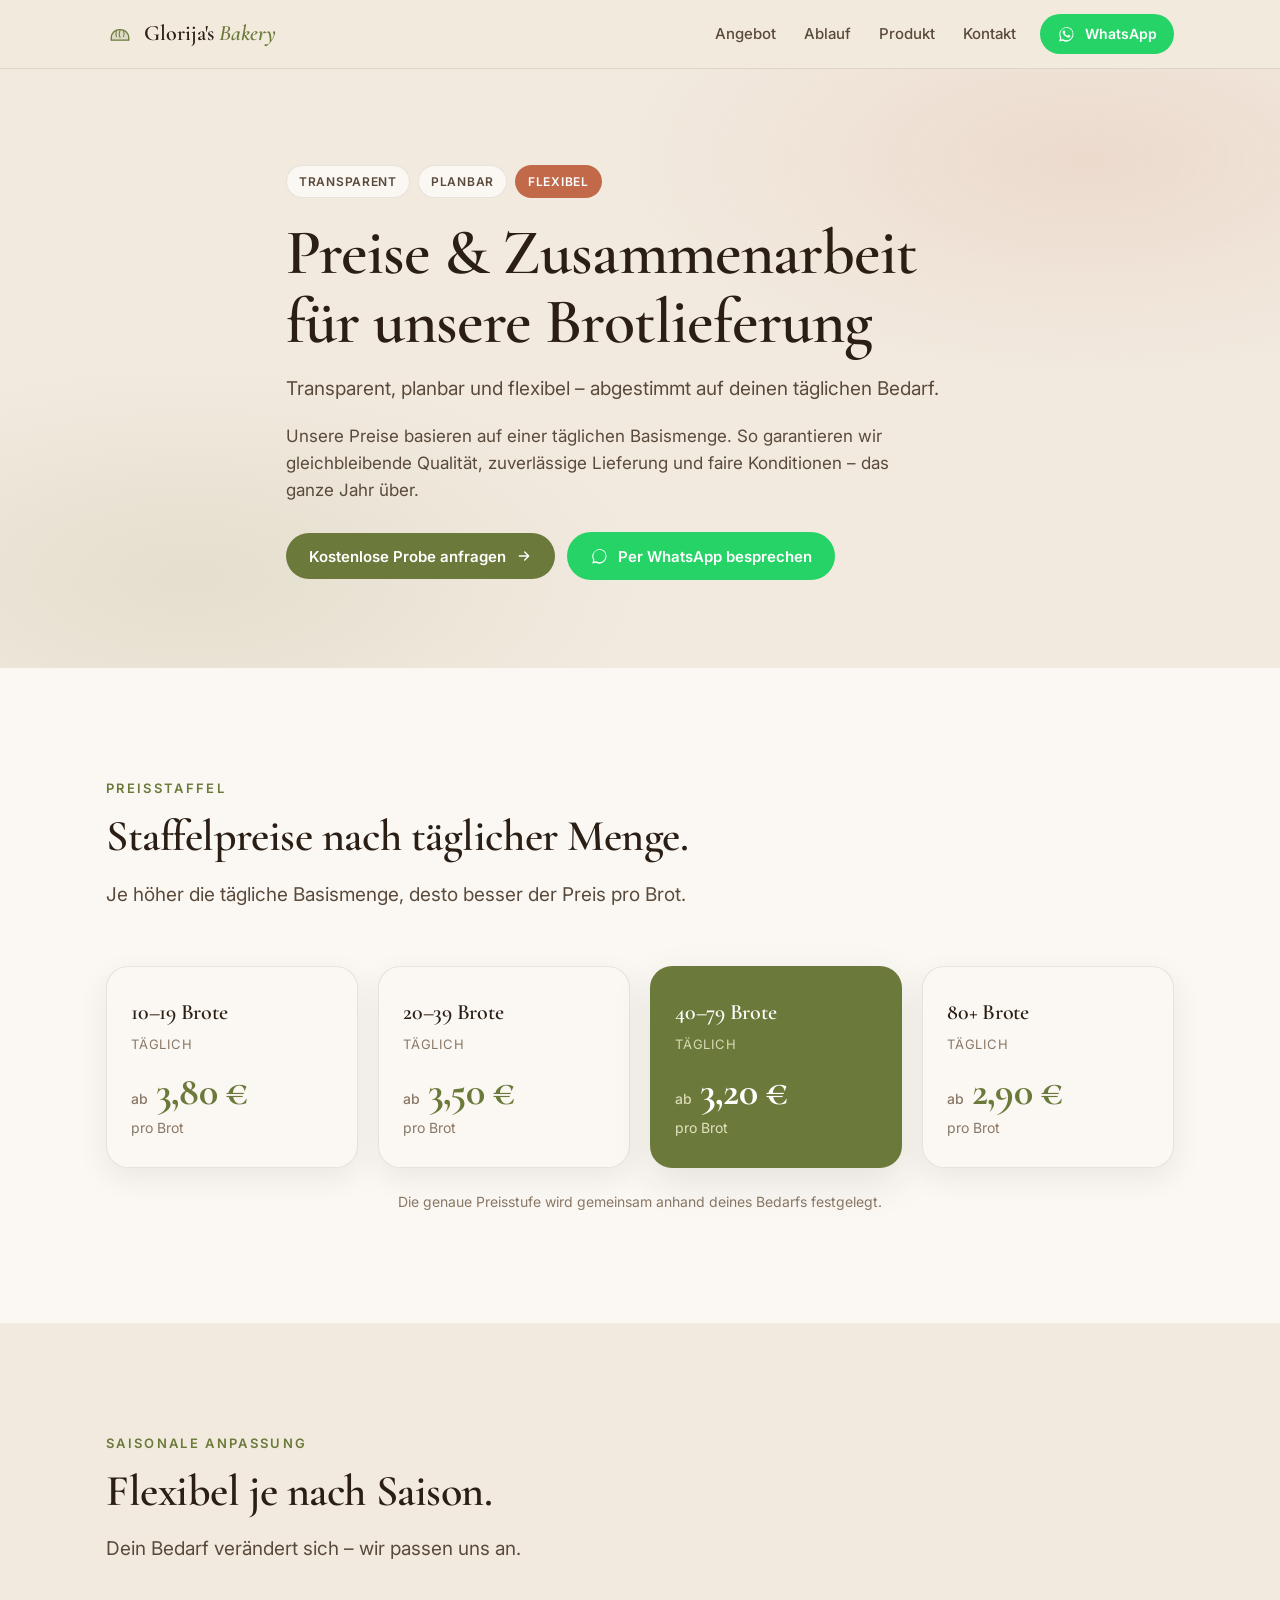
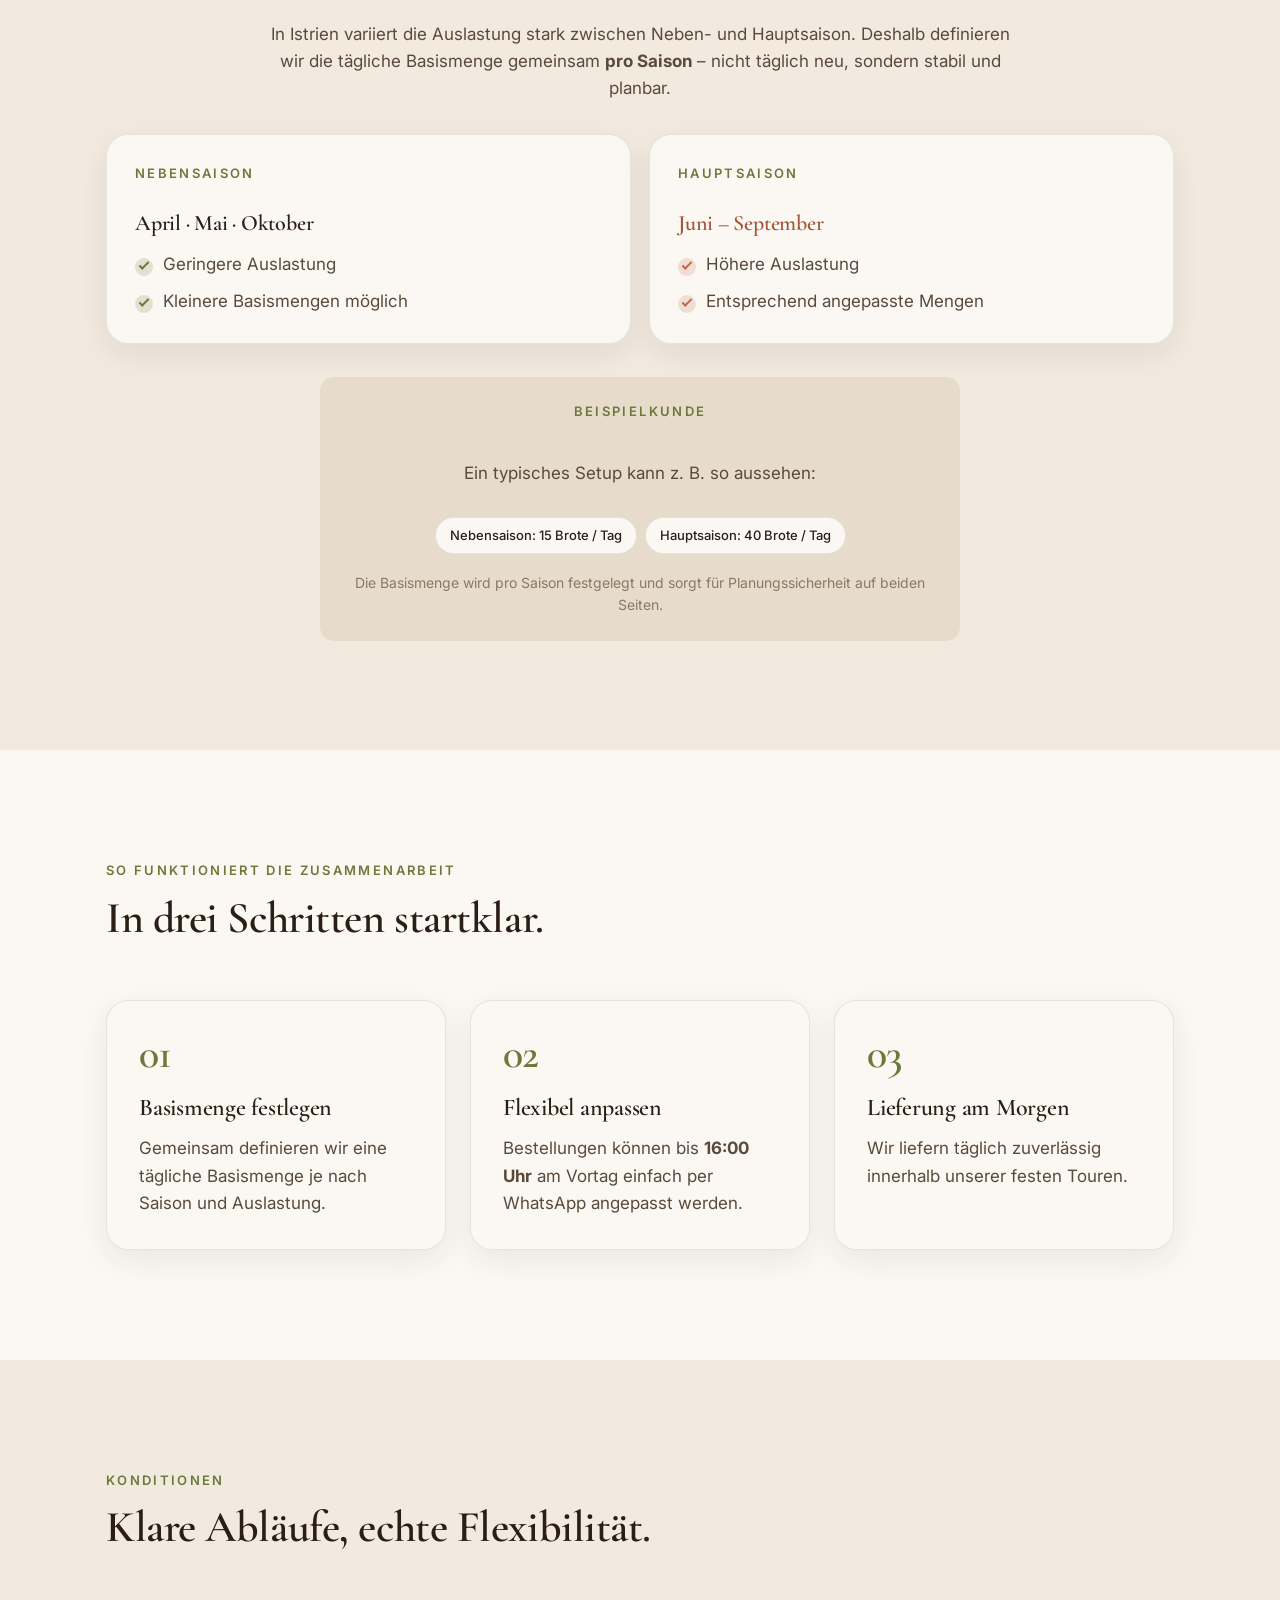
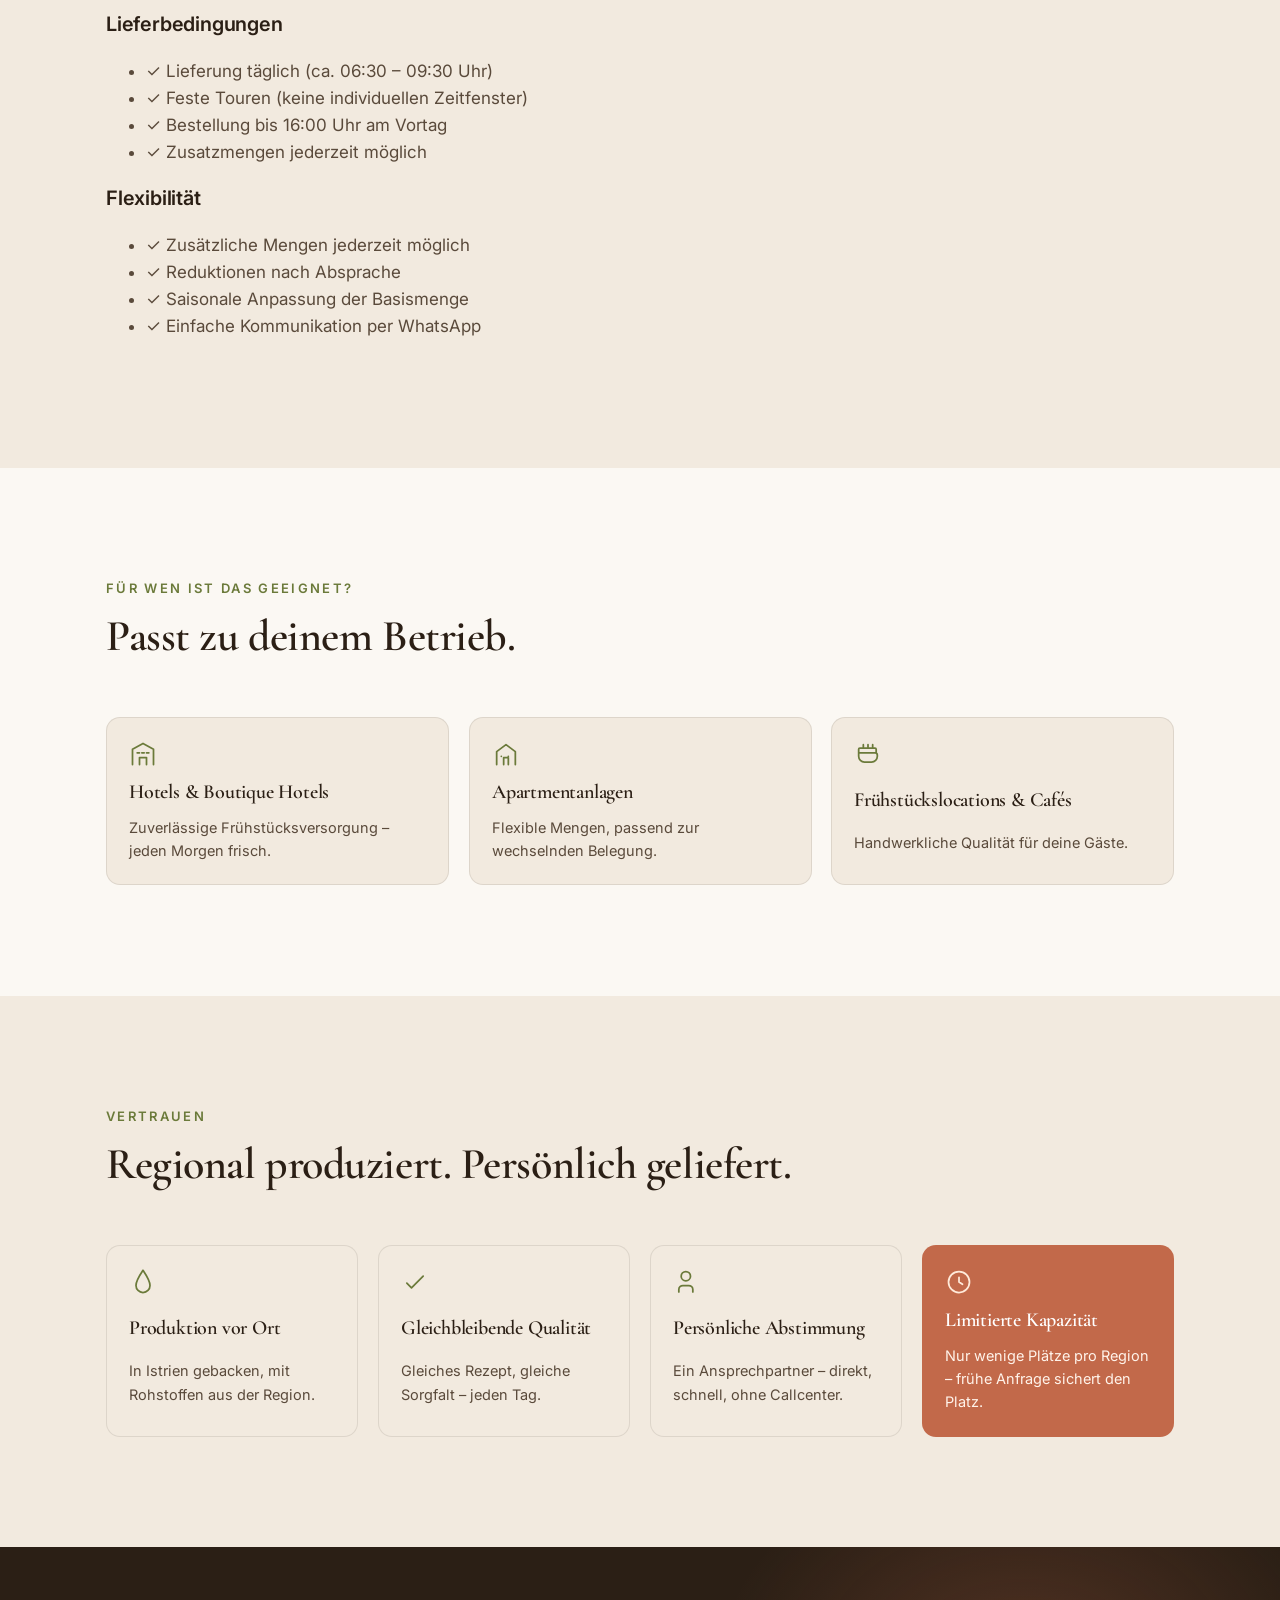
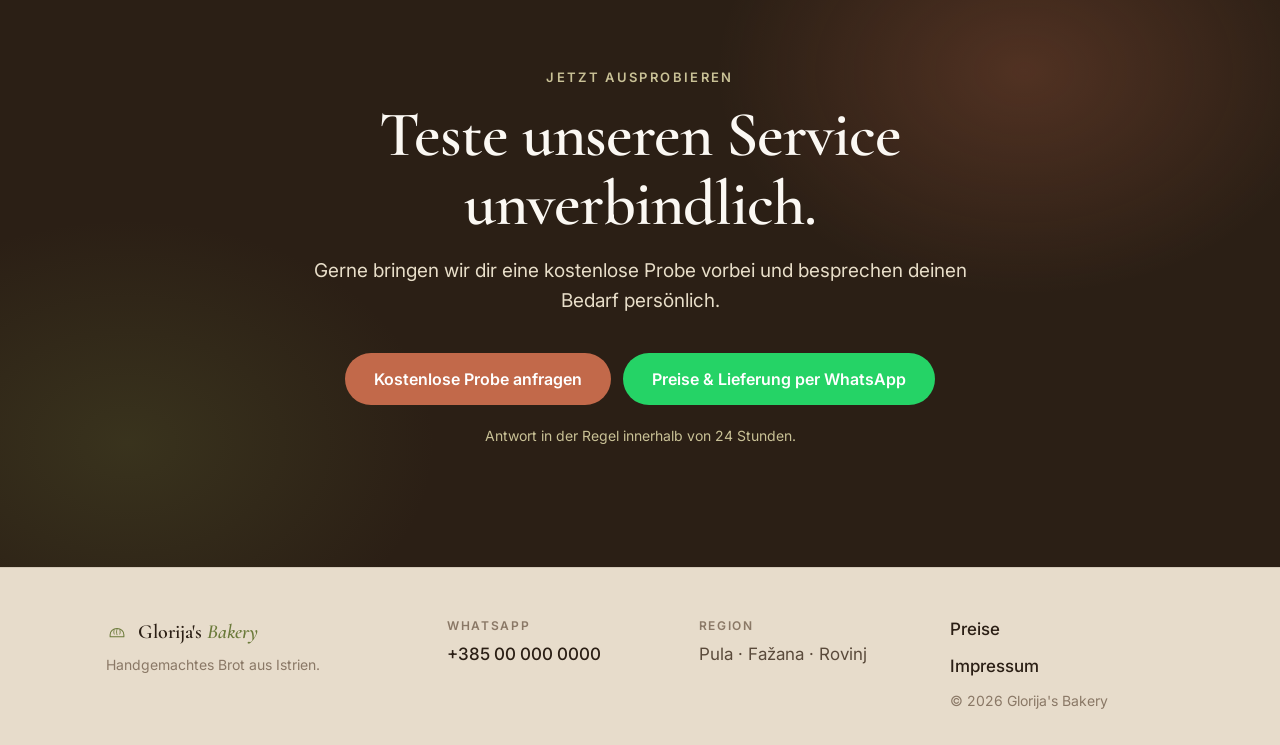
<file: preise.html>
<!doctype html>
<html lang="de">
<head>
  <meta charset="utf-8" />
  <meta name="viewport" content="width=device-width, initial-scale=1, viewport-fit=cover" />
  <meta name="theme-color" content="#F2EADF" />
  <title>Preise & Zusammenarbeit – Glorija's Bakery</title>
  <meta name="description" content="Staffelpreise für unsere tägliche Brotlieferung. Transparent, planbar, flexibel – abgestimmt auf deinen Bedarf in Neben- und Hauptsaison." />

  <meta property="og:title" content="Preise & Zusammenarbeit – Glorija's Bakery" />
  <meta property="og:description" content="Staffelpreise nach täglicher Menge. Saisonal anpassbar, feste Touren, einfach per WhatsApp." />
  <meta property="og:type" content="website" />
  <meta property="og:locale" content="de_DE" />

  <link rel="icon" href="assets/favicon.svg" type="image/svg+xml" />

  <link rel="preconnect" href="https://fonts.googleapis.com" />
  <link rel="preconnect" href="https://fonts.gstatic.com" crossorigin />
  <link rel="stylesheet" href="https://fonts.googleapis.com/css2?family=Cormorant+Garamond:wght@500;600;700&family=Inter:wght@400;500;600;700&display=swap" />

  <link rel="stylesheet" href="styles.css" />
</head>
<body>

  <a href="#hero" class="skip-link">Zum Inhalt springen</a>

  <header class="site-header" id="top">
    <div class="container header__inner">
      <a href="index.html" class="brand" aria-label="Glorija's Bakery Startseite">
        <svg class="brand__mark" width="28" height="28" viewBox="0 0 32 32" aria-hidden="true" focusable="false">
          <path d="M6 20c0-5 4-9 10-9s10 4 10 9v3H6v-3z" fill="currentColor" opacity=".15"/>
          <path d="M6 20c0-5 4-9 10-9s10 4 10 9v3H6v-3z" fill="none" stroke="currentColor" stroke-width="1.5" stroke-linejoin="round"/>
          <path d="M12 13c-1 2-1 4 0 6M16 12c-1 2-1 6 0 8M20 13c1 2 1 4 0 6" stroke="currentColor" stroke-width="1.2" stroke-linecap="round" fill="none"/>
        </svg>
        <span class="brand__name">Glorija's <em>Bakery</em></span>
      </a>

      <nav class="nav" aria-label="Hauptnavigation">
        <a href="index.html#zielgruppen">Angebot</a>
        <a href="index.html#ablauf">Ablauf</a>
        <a href="index.html#produkt">Produkt</a>
        <a href="index.html#kontakt">Kontakt</a>
      </nav>

      <a class="btn btn--whatsapp btn--compact header__cta" data-wa="b2b" href="#" aria-label="Auf WhatsApp schreiben">
        <svg width="18" height="18" viewBox="0 0 24 24" aria-hidden="true" focusable="false"><path fill="currentColor" d="M19.05 4.91A10 10 0 0 0 4.1 17.3L3 22l4.79-1.05a10 10 0 0 0 4.82 1.23h.01A10 10 0 0 0 22 12.18a9.94 9.94 0 0 0-2.95-7.27zM12.62 20.2h-.01a8.25 8.25 0 0 1-4.2-1.15l-.3-.18-2.84.62.62-2.77-.2-.31a8.26 8.26 0 1 1 6.93 3.8zm4.53-6.19c-.25-.12-1.47-.73-1.7-.81-.23-.08-.39-.12-.56.12-.17.25-.63.81-.78.97-.14.17-.29.19-.54.06a6.77 6.77 0 0 1-2-1.23 7.45 7.45 0 0 1-1.38-1.72c-.14-.25 0-.38.11-.5.11-.11.25-.29.37-.43.12-.14.17-.25.25-.41.08-.17.04-.31-.02-.43-.06-.12-.56-1.36-.77-1.87-.2-.49-.4-.42-.56-.43l-.48-.01a.92.92 0 0 0-.67.31 2.82 2.82 0 0 0-.88 2.09 4.9 4.9 0 0 0 1.02 2.6 11.2 11.2 0 0 0 4.27 3.77c.6.26 1.06.41 1.42.53.6.19 1.14.17 1.57.1.48-.07 1.47-.6 1.68-1.18.21-.58.21-1.08.15-1.18-.06-.11-.23-.17-.48-.29z"/></svg>
        <span>WhatsApp</span>
      </a>
    </div>
  </header>

  <main>

    <!-- HERO -->
    <section id="hero" class="hero">
      <div class="container hero__grid hero__grid--single">
        <div class="hero__copy">
          <div class="badges" aria-label="Merkmale">
            <span class="badge">Transparent</span>
            <span class="badge">Planbar</span>
            <span class="badge badge--accent">Flexibel</span>
          </div>
          <h1 class="display">Preise &amp; Zusammenarbeit für unsere Brotlieferung</h1>
          <p class="lead">Transparent, planbar und flexibel – abgestimmt auf deinen täglichen Bedarf.</p>

          <p class="body hero__intro">
            Unsere Preise basieren auf einer täglichen Basismenge. So garantieren wir gleichbleibende Qualität,
            zuverlässige Lieferung und faire Konditionen – das ganze Jahr über.
          </p>

          <div class="cta-row">
            <a class="btn btn--primary" href="#cta">
              Kostenlose Probe anfragen
              <svg width="16" height="16" viewBox="0 0 24 24" aria-hidden="true" focusable="false"><path fill="none" stroke="currentColor" stroke-width="2" stroke-linecap="round" stroke-linejoin="round" d="M5 12h14M13 6l6 6-6 6"/></svg>
            </a>
            <a class="btn btn--whatsapp" data-wa="b2b" href="#">
              <svg width="18" height="18" viewBox="0 0 24 24" aria-hidden="true" focusable="false"><path fill="currentColor" d="M19.05 4.91A10 10 0 0 0 4.1 17.3L3 22l4.79-1.05a10 10 0 0 0 4.82 1.23h.01A10 10 0 0 0 22 12.18a9.94 9.94 0 0 0-2.95-7.27zM12.62 20.2h-.01a8.25 8.25 0 0 1-4.2-1.15l-.3-.18-2.84.62.62-2.77-.2-.31a8.26 8.26 0 1 1 6.93 3.8z"/></svg>
              Per WhatsApp besprechen
            </a>
          </div>
        </div>
      </div>
    </section>

    <!-- PREISSTAFFEL -->
    <section id="preistaffel" class="section section--alt">
      <div class="container">
        <header class="section__head">
          <p class="eyebrow">Preisstaffel</p>
          <h2 class="heading">Staffelpreise nach täglicher Menge.</h2>
          <p class="lead">Je höher die tägliche Basismenge, desto besser der Preis pro Brot.</p>
        </header>

        <ul class="price-tiers" aria-label="Preisstaffel nach täglicher Basismenge">
          <li class="price-tier reveal">
            <p class="price-tier__range">10–19 Brote</p>
            <p class="price-tier__unit">täglich</p>
            <p class="price-tier__price"><span class="price-tier__prefix">ab</span>3,80&nbsp;€</p>
            <p class="price-tier__per">pro Brot</p>
          </li>
          <li class="price-tier reveal">
            <p class="price-tier__range">20–39 Brote</p>
            <p class="price-tier__unit">täglich</p>
            <p class="price-tier__price"><span class="price-tier__prefix">ab</span>3,50&nbsp;€</p>
            <p class="price-tier__per">pro Brot</p>
          </li>
          <li class="price-tier price-tier--featured reveal">
            <p class="price-tier__range">40–79 Brote</p>
            <p class="price-tier__unit">täglich</p>
            <p class="price-tier__price"><span class="price-tier__prefix">ab</span>3,20&nbsp;€</p>
            <p class="price-tier__per">pro Brot</p>
          </li>
          <li class="price-tier reveal">
            <p class="price-tier__range">80+ Brote</p>
            <p class="price-tier__unit">täglich</p>
            <p class="price-tier__price"><span class="price-tier__prefix">ab</span>2,90&nbsp;€</p>
            <p class="price-tier__per">pro Brot</p>
          </li>
        </ul>

        <p class="price-note muted small">Die genaue Preisstufe wird gemeinsam anhand deines Bedarfs festgelegt.</p>
      </div>
    </section>

    <!-- SAISONALE ANPASSUNG -->
    <section id="saison" class="section">
      <div class="container">
        <header class="section__head">
          <p class="eyebrow">Saisonale Anpassung</p>
          <h2 class="heading">Flexibel je nach Saison.</h2>
          <p class="lead">Dein Bedarf verändert sich – wir passen uns an.</p>
        </header>

        <div class="season-intro reveal">
          <p class="body">
            In Istrien variiert die Auslastung stark zwischen Neben- und Hauptsaison.
            Deshalb definieren wir die tägliche Basismenge gemeinsam <strong>pro Saison</strong> –
            nicht täglich neu, sondern stabil und planbar.
          </p>
        </div>

        <div class="season-cards">
          <article class="season-card reveal">
            <p class="eyebrow">Nebensaison</p>
            <h3>April · Mai · Oktober</h3>
            <ul class="ticks">
              <li>Geringere Auslastung</li>
              <li>Kleinere Basismengen möglich</li>
            </ul>
          </article>
          <article class="season-card season-card--peak reveal">
            <p class="eyebrow">Hauptsaison</p>
            <h3>Juni – September</h3>
            <ul class="ticks">
              <li>Höhere Auslastung</li>
              <li>Entsprechend angepasste Mengen</li>
            </ul>
          </article>
        </div>

        <div class="season-example reveal">
          <p class="eyebrow">Beispielkunde</p>
          <p class="body">Ein typisches Setup kann z.&nbsp;B. so aussehen:</p>
          <ul class="pills">
            <li>Nebensaison: 15 Brote / Tag</li>
            <li>Hauptsaison: 40 Brote / Tag</li>
          </ul>
          <p class="muted small">Die Basismenge wird pro Saison festgelegt und sorgt für Planungssicherheit auf beiden Seiten.</p>
        </div>
      </div>
    </section>

    <!-- ABLAUF -->
    <section id="ablauf" class="section section--alt">
      <div class="container">
        <header class="section__head">
          <p class="eyebrow">So funktioniert die Zusammenarbeit</p>
          <h2 class="heading">In drei Schritten startklar.</h2>
        </header>

        <ol class="steps">
          <li class="step reveal">
            <div class="step__num">01</div>
            <h3>Basismenge festlegen</h3>
            <p>Gemeinsam definieren wir eine tägliche Basismenge je nach Saison und Auslastung.</p>
          </li>
          <li class="step reveal">
            <div class="step__num">02</div>
            <h3>Flexibel anpassen</h3>
            <p>Bestellungen können bis <strong>16:00 Uhr</strong> am Vortag einfach per WhatsApp angepasst werden.</p>
          </li>
          <li class="step reveal">
            <div class="step__num">03</div>
            <h3>Lieferung am Morgen</h3>
            <p>Wir liefern täglich zuverlässig innerhalb unserer festen Touren.</p>
          </li>
        </ol>
      </div>
    </section>

    <!-- LIEFERBEDINGUNGEN + FLEXIBILITÄT -->
    <section id="konditionen" class="section">
      <div class="container">
        <header class="section__head">
          <p class="eyebrow">Konditionen</p>
          <h2 class="heading">Klare Abläufe, echte Flexibilität.</h2>
        </header>

        <div class="ps-grid">
          <div class="ps-col ps-col--problem reveal">
            <h3 class="ps-col__title">Lieferbedingungen</h3>
            <ul class="ps-list">
              <li><span class="ps-mark ps-mark--check" aria-hidden="true">✓</span> Lieferung täglich (ca. 06:30 – 09:30&nbsp;Uhr)</li>
              <li><span class="ps-mark ps-mark--check" aria-hidden="true">✓</span> Feste Touren (keine individuellen Zeitfenster)</li>
              <li><span class="ps-mark ps-mark--check" aria-hidden="true">✓</span> Bestellung bis 16:00 Uhr am Vortag</li>
              <li><span class="ps-mark ps-mark--check" aria-hidden="true">✓</span> Zusatzmengen jederzeit möglich</li>
            </ul>
          </div>

          <div class="ps-col ps-col--solution reveal">
            <h3 class="ps-col__title">Flexibilität</h3>
            <ul class="ps-list">
              <li><span class="ps-mark ps-mark--check" aria-hidden="true">✓</span> Zusätzliche Mengen jederzeit möglich</li>
              <li><span class="ps-mark ps-mark--check" aria-hidden="true">✓</span> Reduktionen nach Absprache</li>
              <li><span class="ps-mark ps-mark--check" aria-hidden="true">✓</span> Saisonale Anpassung der Basismenge</li>
              <li><span class="ps-mark ps-mark--check" aria-hidden="true">✓</span> Einfache Kommunikation per WhatsApp</li>
            </ul>
          </div>
        </div>
      </div>
    </section>

    <!-- ZIELGRUPPEN -->
    <section id="zielgruppen" class="section section--alt">
      <div class="container">
        <header class="section__head">
          <p class="eyebrow">Für wen ist das geeignet?</p>
          <h2 class="heading">Passt zu deinem Betrieb.</h2>
        </header>

        <ul class="trust-grid audience-grid">
          <li class="trust reveal">
            <svg viewBox="0 0 24 24" width="28" height="28" aria-hidden="true"><path fill="none" stroke="currentColor" stroke-width="1.5" stroke-linejoin="round" stroke-linecap="round" d="M3 21V8l9-5 9 5v13M9 21v-6h6v6M7 11h2M11 11h2M15 11h2"/></svg>
            <h3>Hotels &amp; Boutique Hotels</h3>
            <p>Zuverlässige Frühstücksversorgung – jeden Morgen frisch.</p>
          </li>
          <li class="trust reveal">
            <svg viewBox="0 0 24 24" width="28" height="28" aria-hidden="true"><path fill="none" stroke="currentColor" stroke-width="1.5" stroke-linejoin="round" stroke-linecap="round" d="M4 21V10l8-6 8 6v11M10 21v-6h4v6M8 14h.01M14 14h.01"/></svg>
            <h3>Apartmentanlagen</h3>
            <p>Flexible Mengen, passend zur wechselnden Belegung.</p>
          </li>
          <li class="trust reveal">
            <svg viewBox="0 0 24 24" width="28" height="28" aria-hidden="true"><path fill="none" stroke="currentColor" stroke-width="1.5" stroke-linejoin="round" stroke-linecap="round" d="M4 11h14a2 2 0 0 1 2 2v1a5 5 0 0 1-5 5H9a5 5 0 0 1-5-5v-3zM4 11V8a1 1 0 0 1 1-1h13a1 1 0 0 1 1 1v3M8 4v2M12 4v2M16 4v2"/></svg>
            <h3>Frühstückslocations &amp; Cafés</h3>
            <p>Handwerkliche Qualität für deine Gäste.</p>
          </li>
        </ul>
      </div>
    </section>

    <!-- VERTRAUEN -->
    <section id="vertrauen" class="section">
      <div class="container">
        <header class="section__head">
          <p class="eyebrow">Vertrauen</p>
          <h2 class="heading">Regional produziert. Persönlich geliefert.</h2>
        </header>

        <ul class="trust-grid">
          <li class="trust reveal">
            <svg viewBox="0 0 24 24" width="28" height="28" aria-hidden="true"><path fill="none" stroke="currentColor" stroke-width="1.5" stroke-linecap="round" stroke-linejoin="round" d="M12 2C8 8 6 12 6 15a6 6 0 0 0 12 0c0-3-2-7-6-13z"/></svg>
            <h3>Produktion vor Ort</h3>
            <p>In Istrien gebacken, mit Rohstoffen aus der Region.</p>
          </li>
          <li class="trust reveal">
            <svg viewBox="0 0 24 24" width="28" height="28" aria-hidden="true"><path fill="none" stroke="currentColor" stroke-width="1.5" stroke-linecap="round" stroke-linejoin="round" d="M5 13l4 4L19 7"/></svg>
            <h3>Gleichbleibende Qualität</h3>
            <p>Gleiches Rezept, gleiche Sorgfalt – jeden Tag.</p>
          </li>
          <li class="trust reveal">
            <svg viewBox="0 0 24 24" width="28" height="28" aria-hidden="true"><path fill="none" stroke="currentColor" stroke-width="1.5" stroke-linecap="round" stroke-linejoin="round" d="M17 20.5v-2a3.5 3.5 0 0 0-3.5-3.5h-5A3.5 3.5 0 0 0 5 18.5v2M11 11a4 4 0 1 0 0-8 4 4 0 0 0 0 8z"/></svg>
            <h3>Persönliche Abstimmung</h3>
            <p>Ein Ansprechpartner – direkt, schnell, ohne Callcenter.</p>
          </li>
          <li class="trust reveal trust--highlight">
            <svg viewBox="0 0 24 24" width="28" height="28" aria-hidden="true"><path fill="none" stroke="currentColor" stroke-width="1.5" stroke-linecap="round" stroke-linejoin="round" d="M12 8v4l3 2M12 3a9 9 0 1 1 0 18 9 9 0 0 1 0-18z"/></svg>
            <h3>Limitierte Kapazität</h3>
            <p>Nur wenige Plätze pro Region – frühe Anfrage sichert den Platz.</p>
          </li>
        </ul>
      </div>
    </section>

    <!-- FINAL CTA -->
    <section id="cta" class="cta-final">
      <div class="container cta-final__inner">
        <p class="eyebrow eyebrow--light">Jetzt ausprobieren</p>
        <h2 class="display display--light">Teste unseren Service unverbindlich.</h2>
        <p class="lead lead--light">Gerne bringen wir dir eine kostenlose Probe vorbei und besprechen deinen Bedarf persönlich.</p>
        <div class="cta-row cta-row--center">
          <a class="btn btn--terracotta btn--lg" data-wa="b2b" href="#">Kostenlose Probe anfragen</a>
          <a class="btn btn--whatsapp btn--lg" data-wa="b2c" href="#">Preise &amp; Lieferung per WhatsApp</a>
        </div>
        <p class="cta-final__micro muted small">Antwort in der Regel innerhalb von 24&nbsp;Stunden.</p>
      </div>
    </section>

  </main>

  <footer class="site-footer">
    <div class="container footer__inner">
      <div class="footer__col">
        <span class="brand brand--footer">
          <svg class="brand__mark" width="22" height="22" viewBox="0 0 32 32" aria-hidden="true" focusable="false">
            <path d="M6 20c0-5 4-9 10-9s10 4 10 9v3H6v-3z" fill="none" stroke="currentColor" stroke-width="1.5" stroke-linejoin="round"/>
            <path d="M12 13c-1 2-1 4 0 6M16 12c-1 2-1 6 0 8M20 13c1 2 1 4 0 6" stroke="currentColor" stroke-width="1.2" stroke-linecap="round" fill="none"/>
          </svg>
          <span class="brand__name">Glorija's <em>Bakery</em></span>
        </span>
        <p class="muted small">Handgemachtes Brot aus Istrien.</p>
      </div>
      <div class="footer__col">
        <p class="footer__label">WhatsApp</p>
        <a class="footer__link" data-wa="b2c" href="#" id="wa-footer">+385 00 000 0000</a>
      </div>
      <div class="footer__col">
        <p class="footer__label">Region</p>
        <p>Pula · Fažana · Rovinj</p>
      </div>
      <div class="footer__col footer__col--legal">
        <a href="preise.html" class="footer__link muted" aria-current="page">Preise</a>
        <a href="#" class="footer__link muted">Impressum</a>
        <p class="muted small">© <span id="year">2026</span> Glorija's Bakery</p>
      </div>
    </div>
  </footer>

  <!-- STICKY MOBILE CTA -->
  <div class="mobile-cta" id="mobileCta" aria-hidden="true">
    <a class="btn btn--primary btn--compact" href="#cta">Probe anfragen</a>
    <a class="btn btn--whatsapp btn--compact" data-wa="b2c" href="#">
      <svg width="18" height="18" viewBox="0 0 24 24" aria-hidden="true" focusable="false"><path fill="currentColor" d="M19.05 4.91A10 10 0 0 0 4.1 17.3L3 22l4.79-1.05a10 10 0 0 0 4.82 1.23h.01A10 10 0 0 0 22 12.18a9.94 9.94 0 0 0-2.95-7.27zM12.62 20.2h-.01a8.25 8.25 0 0 1-4.2-1.15l-.3-.18-2.84.62.62-2.77-.2-.31a8.26 8.26 0 1 1 6.93 3.8z"/></svg>
      WhatsApp
    </a>
  </div>

  <script src="script.js" defer></script>
</body>
</html>
</file>
<file: styles.css>
/* ===========================================================
   Glorija's Bakery — Landing page styles
   Pure CSS, no framework. Mobile-first.
   =========================================================== */

:root {
  --color-sand:        #F2EADF;
  --color-sand-deep:   #E7DCCB;
  --color-warm-white:  #FBF8F3;
  --color-ink:         #2B1F15;
  --color-ink-soft:    #5A4A3B;
  --color-ink-mute:    #8A7866;
  --color-olive:       #6B7A3A;
  --color-olive-dk:    #4F5B2B;
  --color-terracotta:  #C2694A;
  --color-terracotta-dk:#A5553B;
  --color-whatsapp:    #25D366;
  --color-whatsapp-dk: #1FAE53;
  --color-line:        rgba(43,31,21,.10);

  --radius-lg: 22px;
  --radius-md: 14px;
  --radius-sm: 10px;

  --shadow-soft: 0 10px 30px rgba(43,31,21,.08);
  --shadow-card: 0 14px 40px rgba(43,31,21,.10);

  --font-serif: "Cormorant Garamond", "Playfair Display", Georgia, "Times New Roman", serif;
  --font-sans:  "Inter", -apple-system, BlinkMacSystemFont, "Segoe UI", Roboto, system-ui, sans-serif;

  --container: 1180px;
  --gutter: clamp(20px, 5vw, 56px);
}

/* ---------- Reset / base ---------- */
*, *::before, *::after { box-sizing: border-box; }
html { -webkit-text-size-adjust: 100%; scroll-behavior: smooth; }
@media (prefers-reduced-motion: reduce) {
  html { scroll-behavior: auto; }
  *, *::before, *::after { animation: none !important; transition: none !important; }
}

body {
  margin: 0;
  font-family: var(--font-sans);
  font-size: 17px;
  line-height: 1.6;
  color: var(--color-ink-soft);
  background: var(--color-sand);
  -webkit-font-smoothing: antialiased;
  text-rendering: optimizeLegibility;
}

img, svg { max-width: 100%; display: block; }
img { height: auto; }

a { color: inherit; text-decoration: none; }
a:focus-visible, button:focus-visible, .btn:focus-visible {
  outline: 2px solid var(--color-olive);
  outline-offset: 3px;
  border-radius: 6px;
}

h1, h2, h3 { color: var(--color-ink); margin: 0; font-weight: 600; letter-spacing: -0.01em; }
p { margin: 0; }

.skip-link {
  position: absolute; left: -9999px; top: 0;
  background: var(--color-ink); color: var(--color-sand);
  padding: 10px 16px; z-index: 100; border-radius: 0 0 8px 0;
}
.skip-link:focus { left: 0; }

/* ---------- Layout ---------- */
.container {
  width: 100%;
  max-width: var(--container);
  margin: 0 auto;
  padding: 0 var(--gutter);
}

.section {
  padding: clamp(56px, 9vw, 110px) 0;
}
.section--alt { background: var(--color-warm-white); }

.section__head {
  max-width: 720px;
  margin: 0 0 clamp(32px, 5vw, 56px);
}
.eyebrow {
  font-size: 13px;
  letter-spacing: 0.18em;
  text-transform: uppercase;
  color: var(--color-olive);
  font-weight: 600;
  margin-bottom: 12px;
}
.eyebrow--light { color: #C9C196; }

.heading {
  font-family: var(--font-serif);
  font-weight: 600;
  font-size: clamp(28px, 4.2vw, 44px);
  line-height: 1.15;
  color: var(--color-ink);
}
.display {
  font-family: var(--font-serif);
  font-weight: 600;
  font-size: clamp(36px, 6.2vw, 64px);
  line-height: 1.08;
  letter-spacing: -0.015em;
  color: var(--color-ink);
}
.display--light { color: var(--color-warm-white); }

.lead {
  font-size: clamp(16px, 1.6vw, 19px);
  color: var(--color-ink-soft);
  margin-top: 18px;
}
.lead--light { color: #E8DEC9; }

.body { font-size: 17px; margin-top: 14px; }
.small { font-size: 14px; }
.muted { color: var(--color-ink-mute); }

/* ---------- Header ---------- */
.site-header {
  position: sticky;
  top: 0;
  z-index: 40;
  background: rgba(242, 234, 223, .85);
  backdrop-filter: saturate(140%) blur(10px);
  -webkit-backdrop-filter: saturate(140%) blur(10px);
  border-bottom: 1px solid var(--color-line);
}
.header__inner {
  display: flex;
  align-items: center;
  gap: 24px;
  height: 68px;
}
.brand {
  display: inline-flex;
  align-items: center;
  gap: 10px;
  color: var(--color-ink);
  font-family: var(--font-serif);
  font-size: 22px;
  font-weight: 600;
}
.brand__mark { color: var(--color-olive); flex: none; }
.brand__name em { font-style: italic; color: var(--color-olive); }

.nav {
  display: none;
  margin-left: auto;
  gap: 28px;
}
.nav a {
  font-size: 15px;
  color: var(--color-ink-soft);
  font-weight: 500;
}
.nav a:hover { color: var(--color-ink); }
.header__cta { margin-left: auto; }

@media (min-width: 860px) {
  .nav { display: inline-flex; }
  .header__cta { margin-left: 0; }
}

/* ---------- Buttons ---------- */
.btn {
  --bg: var(--color-olive);
  --fg: #fff;
  --bg-hover: var(--color-olive-dk);
  display: inline-flex;
  align-items: center;
  justify-content: center;
  gap: 10px;
  padding: 14px 22px;
  border-radius: 999px;
  background: var(--bg);
  color: var(--fg);
  font-weight: 600;
  font-size: 15px;
  line-height: 1;
  border: 1px solid transparent;
  transition: background .18s ease, transform .18s ease, box-shadow .18s ease;
  white-space: nowrap;
  cursor: pointer;
}
.btn:hover { background: var(--bg-hover); transform: translateY(-1px); box-shadow: 0 8px 18px rgba(43,31,21,.15); }
.btn:active { transform: translateY(0); }

.btn--primary     { --bg: var(--color-olive);      --bg-hover: var(--color-olive-dk); }
.btn--whatsapp    { --bg: var(--color-whatsapp);   --bg-hover: var(--color-whatsapp-dk); }
.btn--terracotta  { --bg: var(--color-terracotta); --bg-hover: var(--color-terracotta-dk); }

.btn--lg { padding: 17px 28px; font-size: 16px; }
.btn--compact { padding: 10px 16px; font-size: 14px; }

/* ---------- Hero ---------- */
.hero {
  padding: clamp(48px, 8vw, 96px) 0 clamp(40px, 7vw, 88px);
  position: relative;
  overflow: hidden;
}
.hero::before {
  content: "";
  position: absolute; inset: 0;
  background: radial-gradient(60% 60% at 85% 15%, rgba(194,105,74,.12), transparent 60%),
              radial-gradient(60% 60% at 15% 85%, rgba(107,122,58,.10), transparent 60%);
  pointer-events: none;
}
.hero__grid {
  display: grid;
  grid-template-columns: 1fr;
  gap: clamp(32px, 5vw, 56px);
  align-items: center;
  position: relative;
}
@media (min-width: 900px) {
  .hero__grid { grid-template-columns: 1.1fr 1fr; }
}

.badges {
  display: flex; flex-wrap: wrap; gap: 8px;
  margin-bottom: 20px;
}
.badge {
  display: inline-flex; align-items: center;
  padding: 6px 12px;
  font-size: 12px; font-weight: 600;
  letter-spacing: 0.06em;
  text-transform: uppercase;
  color: var(--color-ink-soft);
  background: var(--color-warm-white);
  border: 1px solid var(--color-line);
  border-radius: 999px;
}
.badge--accent {
  color: #fff;
  background: var(--color-terracotta);
  border-color: transparent;
}

.cta-row {
  display: flex; flex-wrap: wrap; gap: 12px;
  margin-top: 28px;
}
.cta-row--center { justify-content: center; }

.hero .cta-row { flex-wrap: nowrap; align-items: center; }
.hero .cta-row .btn { padding: 13px 18px; font-size: 14.5px; }
@media (min-width: 1040px) {
  .hero .cta-row .btn { padding: 14px 22px; font-size: 15px; }
}
@media (max-width: 520px) {
  .hero .cta-row { flex-wrap: wrap; }
  .hero .cta-row .btn { width: 100%; padding: 14px 22px; font-size: 15px; }
}

.hero__meta {
  margin-top: 22px;
  color: var(--color-ink-mute);
  font-size: 14px;
}

.hero__media {
  margin: 0;
  position: relative;
  border-radius: var(--radius-lg);
  overflow: hidden;
  box-shadow: var(--shadow-card);
  aspect-ratio: 4 / 5;
  background: var(--color-sand-deep);
}
.hero__media img {
  width: 100%; height: 100%; object-fit: cover;
}
.hero__caption {
  position: absolute; left: 18px; bottom: 18px;
  font-family: var(--font-serif);
  font-size: 18px; font-style: italic;
  color: #fff;
  text-shadow: 0 1px 10px rgba(0,0,0,.35);
}

/* ---------- Cards (Zielgruppen) ---------- */
.split-cards {
  display: grid;
  grid-template-columns: 1fr;
  gap: 20px;
}
@media (min-width: 820px) {
  .split-cards { grid-template-columns: 1fr 1fr; gap: 28px; }
}
.card {
  background: var(--color-warm-white);
  border: 1px solid var(--color-line);
  border-radius: var(--radius-lg);
  padding: clamp(24px, 3vw, 36px);
  box-shadow: var(--shadow-soft);
  display: flex; flex-direction: column;
  gap: 16px;
}
.card h3 {
  font-family: var(--font-serif);
  font-size: clamp(22px, 2.4vw, 28px);
}
.card__icon {
  width: 52px; height: 52px;
  display: inline-flex; align-items: center; justify-content: center;
  border-radius: 14px;
  background: var(--color-sand);
  color: var(--color-olive);
}
.card--b2c .card__icon { color: var(--color-terracotta); }
.card .btn { align-self: flex-start; margin-top: 4px; }

.ticks {
  list-style: none; padding: 0; margin: 0;
  display: grid; gap: 10px;
}
.ticks li {
  padding-left: 28px;
  position: relative;
  color: var(--color-ink-soft);
}
.ticks li::before {
  content: "";
  position: absolute; left: 0; top: 7px;
  width: 18px; height: 18px;
  border-radius: 50%;
  background: var(--color-olive);
  opacity: .18;
}
.ticks li::after {
  content: "";
  position: absolute; left: 4px; top: 11px;
  width: 10px; height: 5px;
  border-left: 2px solid var(--color-olive);
  border-bottom: 2px solid var(--color-olive);
  transform: rotate(-45deg);
}
.card--b2c .ticks li::before { background: var(--color-terracotta); }
.card--b2c .ticks li::after  { border-color: var(--color-terracotta); }

/* ---------- Steps ---------- */
.steps {
  list-style: none; padding: 0; margin: 0;
  display: grid;
  grid-template-columns: 1fr;
  gap: 20px;
  counter-reset: step;
}
@media (min-width: 820px) {
  .steps { grid-template-columns: repeat(3, 1fr); gap: 24px; }
}
.step {
  background: var(--color-warm-white);
  border-radius: var(--radius-lg);
  padding: clamp(24px, 3vw, 32px);
  border: 1px solid var(--color-line);
  box-shadow: var(--shadow-soft);
  position: relative;
}
.step h3 {
  font-family: var(--font-serif);
  font-size: clamp(20px, 2.2vw, 24px);
  margin-bottom: 8px;
}
.step p { color: var(--color-ink-soft); }
.step__num {
  font-family: var(--font-serif);
  font-size: 42px;
  color: var(--color-olive);
  line-height: 1;
  margin-bottom: 14px;
  font-weight: 600;
  letter-spacing: -0.02em;
}

/* ---------- Split (Produkt) ---------- */
.split {
  display: grid;
  grid-template-columns: 1fr;
  gap: clamp(28px, 5vw, 56px);
  align-items: center;
}
@media (min-width: 900px) {
  .split { grid-template-columns: 1fr 1fr; }
}
.split__media {
  margin: 0;
  border-radius: var(--radius-lg);
  overflow: hidden;
  aspect-ratio: 4 / 5;
  box-shadow: var(--shadow-card);
  background: var(--color-sand-deep);
}
.split__media img { width: 100%; height: 100%; object-fit: cover; }

.pills {
  list-style: none; padding: 0; margin: 18px 0 6px;
  display: flex; flex-wrap: wrap; gap: 8px;
}
.pills li {
  font-size: 13px; font-weight: 500;
  padding: 7px 14px;
  border: 1px solid var(--color-line);
  border-radius: 999px;
  background: var(--color-warm-white);
  color: var(--color-ink);
}

/* ---------- Pricing teaser ---------- */
.pricing-teaser {
  background: var(--color-ink);
  color: #E8DEC9;
  border-radius: var(--radius-lg);
  padding: clamp(28px, 4vw, 48px);
  display: grid;
  gap: 24px;
  align-items: center;
}
@media (min-width: 820px) {
  .pricing-teaser { grid-template-columns: 1.4fr auto; }
}
.pricing-teaser .heading { color: #fff; }
.pricing-teaser .eyebrow { color: #C9C196; }
.pricing-teaser .body { color: #E8DEC9; }

/* ---------- Trust grid ---------- */
.trust-grid {
  list-style: none; padding: 0; margin: 0;
  display: grid;
  grid-template-columns: 1fr;
  gap: 16px;
}
@media (min-width: 680px) {
  .trust-grid { grid-template-columns: repeat(2, 1fr); }
}
@media (min-width: 980px) {
  .trust-grid { grid-template-columns: repeat(4, 1fr); gap: 20px; }
}
.trust {
  background: var(--color-sand);
  border: 1px solid var(--color-line);
  border-radius: var(--radius-md);
  padding: 22px;
  display: grid; gap: 8px;
  color: var(--color-ink-soft);
}
.trust svg { color: var(--color-olive); }
.trust h3 {
  font-family: var(--font-serif);
  font-size: 20px;
}
.trust p { font-size: 14.5px; }
.trust--highlight {
  background: var(--color-terracotta);
  color: #FFF3EA;
  border-color: transparent;
}
.trust--highlight h3 { color: #fff; }
.trust--highlight svg { color: #FFEADA; }

/* ---------- Final CTA ---------- */
.cta-final {
  background: var(--color-ink);
  padding: clamp(64px, 10vw, 120px) 0;
  position: relative;
  overflow: hidden;
}
.cta-final::before {
  content: "";
  position: absolute; inset: 0;
  background: radial-gradient(40% 60% at 80% 20%, rgba(194,105,74,.25), transparent 60%),
              radial-gradient(40% 60% at 10% 80%, rgba(107,122,58,.22), transparent 60%);
}
.cta-final__inner {
  position: relative;
  text-align: center;
  max-width: 780px;
}
.cta-final .cta-row { margin-top: 36px; }

/* ---------- Footer ---------- */
.site-footer {
  background: var(--color-sand-deep);
  padding: 48px 0 calc(32px + env(safe-area-inset-bottom, 0px));
  border-top: 1px solid var(--color-line);
}
.footer__inner {
  display: grid;
  grid-template-columns: 1fr;
  gap: 28px;
}
@media (min-width: 720px) {
  .footer__inner { grid-template-columns: 1.4fr 1fr 1fr 1fr; }
}
.footer__col { display: grid; gap: 6px; align-content: start; }
.footer__col--legal { gap: 10px; }
.footer__label {
  font-size: 12px; letter-spacing: 0.14em;
  text-transform: uppercase;
  color: var(--color-ink-mute);
  font-weight: 600;
}
.footer__link { color: var(--color-ink); font-weight: 500; }
.footer__link:hover { color: var(--color-olive); }
.brand--footer { font-size: 20px; }

/* ---------- Sticky mobile CTA ---------- */
.mobile-cta {
  position: fixed;
  left: 0; right: 0; bottom: 0;
  display: grid;
  grid-template-columns: 1fr 1fr;
  gap: 8px;
  padding: 10px 12px calc(10px + env(safe-area-inset-bottom, 0px));
  background: rgba(251, 248, 243, .92);
  backdrop-filter: blur(12px) saturate(140%);
  -webkit-backdrop-filter: blur(12px) saturate(140%);
  border-top: 1px solid var(--color-line);
  transform: translateY(120%);
  transition: transform .28s ease;
  z-index: 50;
}
.mobile-cta .btn { width: 100%; padding: 13px 12px; font-size: 14px; }
.mobile-cta.is-visible { transform: translateY(0); }

@media (min-width: 768px) {
  .mobile-cta { display: none; }
}
@media (max-width: 767px) {
  /* give body room so sticky bar doesn't overlap footer content */
  body { padding-bottom: 84px; }
}

/* ---------- Reveal animation ---------- */
.reveal {
  opacity: 0;
  transform: translateY(14px);
  transition: opacity .6s ease, transform .6s ease;
  will-change: opacity, transform;
}
.reveal.is-visible { opacity: 1; transform: none; }
@media (prefers-reduced-motion: reduce) {
  .reveal { opacity: 1; transform: none; }
}

/* ===========================================================
   heute.html — Routes landing page
   =========================================================== */

/* ---------- Routes Hero (compact, no media) ---------- */
.routes-hero {
  padding: clamp(44px, 7vw, 84px) 0 clamp(28px, 4vw, 56px);
  position: relative;
  overflow: hidden;
}
.routes-hero::before {
  content: "";
  position: absolute; inset: 0;
  background: radial-gradient(55% 60% at 85% 10%, rgba(194,105,74,.12), transparent 60%),
              radial-gradient(50% 60% at 10% 90%, rgba(107,122,58,.10), transparent 60%);
  pointer-events: none;
}
.routes-hero__grid {
  position: relative;
  display: grid;
  grid-template-columns: 1fr;
  gap: clamp(24px, 4vw, 40px);
}
.routes-hero__copy { max-width: 760px; }
.routes-hero__ticks { margin-top: 22px; }
.routes-hero .cta-row { margin-top: 26px; }

@media (max-width: 520px) {
  .routes-hero .cta-row .btn { width: 100%; }
}

/* ---------- Map Section layout ---------- */
.map-section__grid {
  display: grid;
  grid-template-columns: 1fr;
  gap: clamp(28px, 4vw, 48px);
  align-items: start;
}
@media (min-width: 900px) {
  .map-section__grid { grid-template-columns: 1fr 1.25fr; }
}
.map-section__head { margin-bottom: 20px; }
.map-section__head .heading { margin-top: 0; }
.map-section__side { display: grid; gap: 22px; align-content: start; }

/* Legend */
.legend {
  list-style: none; padding: 0; margin: 0;
  display: grid; gap: 10px;
  background: var(--color-sand);
  border: 1px solid var(--color-line);
  border-radius: var(--radius-md);
  padding: 16px 18px;
}
.legend li {
  display: inline-flex;
  align-items: center;
  gap: 12px;
  font-size: 14.5px;
  color: var(--color-ink-soft);
}
.legend__dot {
  width: 14px; height: 14px;
  border-radius: 50%;
  border: 2px solid var(--color-warm-white);
  box-shadow: 0 2px 6px rgba(43,31,21,.18);
  flex: none;
}
.legend__dot--active  { background: var(--color-olive); }
.legend__dot--request { background: var(--color-terracotta); }

/* Regions / pills block */
.map-regions__title {
  font-size: 12px;
  letter-spacing: 0.14em;
  text-transform: uppercase;
  color: var(--color-ink-mute);
  font-weight: 600;
  margin-bottom: 10px;
}
.map-regions .pills { margin: 0; }

/* Filter tabs */
.map-filters {
  display: inline-flex;
  flex-wrap: wrap;
  gap: 6px;
  padding: 6px;
  background: var(--color-warm-white);
  border: 1px solid var(--color-line);
  border-radius: 999px;
  margin-bottom: 16px;
  box-shadow: var(--shadow-soft);
}
.map-filter {
  border: 0;
  background: transparent;
  color: var(--color-ink-soft);
  font-family: inherit;
  font-size: 14px;
  font-weight: 600;
  padding: 9px 16px;
  border-radius: 999px;
  cursor: pointer;
  transition: background .18s ease, color .18s ease;
}
.map-filter:hover { color: var(--color-ink); }
.map-filter.is-active {
  background: var(--color-ink);
  color: var(--color-warm-white);
}
.map-filter:focus-visible {
  outline: 2px solid var(--color-olive);
  outline-offset: 2px;
}

/* Map card */
.map-card {
  background: var(--color-warm-white);
  border: 1px solid var(--color-line);
  border-radius: var(--radius-lg);
  overflow: hidden;
  box-shadow: var(--shadow-card);
}
#routeMap {
  width: 100%;
  height: 360px;
  background: var(--color-sand);
}
@media (min-width: 720px)  { #routeMap { height: 420px; } }
@media (min-width: 1040px) { #routeMap { height: 480px; } }

.map-card__note { margin-top: 10px; text-align: right; }

/* ---------- Custom Leaflet pins ---------- */
.leaflet-marker-icon.pin-wrap {
  background: transparent;
  border: 0;
}
.pin {
  position: absolute;
  left: 2px;
  top: 4px;
  width: 24px;
  height: 24px;
  border-radius: 50% 50% 50% 0;
  transform: rotate(-45deg);
  transform-origin: center;
  border: 3px solid var(--color-warm-white);
  box-shadow: 0 6px 14px rgba(43,31,21,.28);
  display: block;
}
.pin--active  { background: var(--color-olive); }
.pin--request { background: var(--color-terracotta); opacity: .92; }
.pin__dot {
  position: absolute;
  left: 50%; top: 50%;
  width: 6px; height: 6px;
  background: var(--color-warm-white);
  border-radius: 50%;
  transform: translate(-50%, -50%);
}

/* Leaflet popup override */
.leaflet-popup-content-wrapper {
  border-radius: var(--radius-md);
  box-shadow: var(--shadow-card);
  background: var(--color-warm-white);
  color: var(--color-ink-soft);
  font-family: var(--font-sans);
  padding: 4px;
}
.leaflet-popup-tip { background: var(--color-warm-white); }
.leaflet-popup-content { margin: 14px 16px; font-size: 14.5px; line-height: 1.5; }

.pop { display: grid; gap: 8px; }
.pop__name {
  font-family: var(--font-serif);
  font-size: 20px;
  color: var(--color-ink);
  font-weight: 600;
  line-height: 1.1;
}
.pop__status {
  display: inline-flex;
  align-items: center;
  padding: 3px 10px;
  border-radius: 999px;
  font-size: 12px;
  font-weight: 600;
  letter-spacing: 0.06em;
  text-transform: uppercase;
  justify-self: start;
}
.pop__status--active {
  background: rgba(107,122,58,.15);
  color: var(--color-olive-dk);
}
.pop__status--request {
  background: rgba(194,105,74,.15);
  color: var(--color-terracotta-dk);
}
.pop__window { color: var(--color-ink-soft); font-size: 14px; margin: 0; }
.pop__cta { justify-self: start; margin-top: 4px; }

/* ---------- Today stops cards ---------- */
.today-stops {
  list-style: none; padding: 0; margin: 0;
  display: grid;
  grid-template-columns: 1fr;
  gap: 16px;
}
@media (min-width: 640px) {
  .today-stops { grid-template-columns: repeat(2, 1fr); }
}
@media (min-width: 980px) {
  .today-stops { grid-template-columns: repeat(4, 1fr); gap: 20px; }
}
.today-stop {
  background: var(--color-warm-white);
  border: 1px solid var(--color-line);
  border-radius: var(--radius-lg);
  padding: 22px;
  box-shadow: var(--shadow-soft);
  display: grid;
  gap: 6px;
  align-content: start;
  position: relative;
}
.today-stop__time {
  font-family: var(--font-serif);
  font-size: 26px;
  font-weight: 600;
  color: var(--color-olive-dk);
  letter-spacing: -0.01em;
  line-height: 1;
}
.today-stop__name {
  font-family: var(--font-serif);
  font-size: 22px;
  color: var(--color-ink);
  margin-top: 4px;
}
.today-stop__meta { color: var(--color-ink-soft); font-size: 14.5px; }
.today-stop__tag {
  justify-self: start;
  margin-top: 10px;
  font-size: 12px;
  font-weight: 600;
  letter-spacing: 0.06em;
  text-transform: uppercase;
  padding: 4px 10px;
  border-radius: 999px;
}
.today-stop__tag--active {
  background: rgba(107,122,58,.15);
  color: var(--color-olive-dk);
}
.today-stop__tag--request {
  background: rgba(194,105,74,.15);
  color: var(--color-terracotta-dk);
}

/* ---------- Ask / out-of-area band ---------- */
.ask-band {
  background: var(--color-warm-white);
  border: 1px solid var(--color-line);
  border-radius: var(--radius-lg);
  padding: clamp(24px, 3.5vw, 40px);
  box-shadow: var(--shadow-soft);
  display: grid;
  gap: 22px;
  align-items: center;
}
@media (min-width: 820px) {
  .ask-band { grid-template-columns: 1.6fr auto; gap: 32px; }
}
.ask-band__text .heading { margin-top: 6px; }
.ask-band__text .body { margin-top: 10px; }

/* ---------- Leaflet tweaks ---------- */
.leaflet-container {
  font-family: var(--font-sans);
  background: var(--color-sand);
}
.leaflet-control-attribution {
  background: rgba(251,248,243,.85) !important;
  font-size: 11px;
}
.leaflet-control-zoom a {
  background: var(--color-warm-white) !important;
  color: var(--color-ink) !important;
  border-color: var(--color-line) !important;
}
.leaflet-control-zoom a:hover {
  background: var(--color-sand) !important;
}

/* ===========================================================
   Preise-Seite (preise.html)
   =========================================================== */

/* Hero on /preise has no media — center copy and widen max width */
.hero__grid--single { grid-template-columns: 1fr; max-width: 820px; }
@media (min-width: 900px) {
  .hero__grid--single { grid-template-columns: 1fr; }
}
.hero__intro { max-width: 640px; margin-top: 18px; }

/* ---------- Price tiers ---------- */
.price-tiers {
  list-style: none; padding: 0; margin: 0;
  display: grid; gap: 16px;
  grid-template-columns: 1fr;
}
@media (min-width: 600px) {
  .price-tiers { grid-template-columns: repeat(2, 1fr); }
}
@media (min-width: 980px) {
  .price-tiers { grid-template-columns: repeat(4, 1fr); gap: 20px; }
}
.price-tier {
  background: var(--color-warm-white);
  border: 1px solid var(--color-line);
  border-radius: var(--radius-lg);
  padding: 28px 24px;
  display: grid; gap: 4px;
  color: var(--color-ink-soft);
  box-shadow: var(--shadow-soft);
  text-align: left;
}
.price-tier__range {
  font-family: var(--font-serif);
  font-size: 22px;
  color: var(--color-ink);
  font-weight: 600;
  letter-spacing: -0.01em;
}
.price-tier__unit {
  font-size: 13px;
  letter-spacing: 0.06em;
  text-transform: uppercase;
  color: var(--color-ink-mute);
  margin-bottom: 10px;
}
.price-tier__price {
  font-family: var(--font-serif);
  font-size: clamp(32px, 4.2vw, 40px);
  font-weight: 700;
  color: var(--color-olive);
  letter-spacing: -0.02em;
  line-height: 1.1;
  display: flex; align-items: baseline; gap: 8px;
}
.price-tier__prefix {
  font-size: 14px;
  font-weight: 500;
  color: var(--color-ink-mute);
  letter-spacing: 0;
  text-transform: lowercase;
  font-family: var(--font-sans);
}
.price-tier__per {
  font-size: 14px;
  color: var(--color-ink-mute);
}
.price-tier--featured {
  background: var(--color-olive);
  border-color: transparent;
  color: #F1EED2;
  box-shadow: var(--shadow-card);
}
.price-tier--featured .price-tier__range { color: #fff; }
.price-tier--featured .price-tier__unit { color: #D9D9B5; }
.price-tier--featured .price-tier__price { color: #fff; }
.price-tier--featured .price-tier__prefix { color: #D9D9B5; }
.price-tier--featured .price-tier__per { color: #E1E1C1; }

.price-note {
  margin-top: 22px;
  text-align: center;
}

/* ---------- Season cards ---------- */
.season-intro {
  max-width: 760px;
  margin: 0 auto 32px;
  text-align: center;
}
.season-cards {
  display: grid; gap: 18px;
  grid-template-columns: 1fr;
  margin-bottom: 32px;
}
@media (min-width: 720px) {
  .season-cards { grid-template-columns: repeat(2, 1fr); }
}
.season-card {
  background: var(--color-warm-white);
  border: 1px solid var(--color-line);
  border-radius: var(--radius-lg);
  padding: 28px;
  display: grid; gap: 10px;
  box-shadow: var(--shadow-soft);
}
.season-card h3 {
  font-family: var(--font-serif);
  font-size: 22px;
}
.season-card .ticks li::before { background: var(--color-olive); }
.season-card .ticks li::after  { border-color: var(--color-olive); }
.season-card--peak .ticks li::before { background: var(--color-terracotta); }
.season-card--peak .ticks li::after  { border-color: var(--color-terracotta); }
.season-card--peak h3 { color: var(--color-terracotta-dk); }

.season-example {
  max-width: 640px;
  margin: 0 auto;
  padding: 24px;
  background: var(--color-sand-deep);
  border-radius: var(--radius-md);
  text-align: center;
  display: grid; gap: 12px;
  justify-items: center;
}

/* ---------- CTA microcopy ---------- */
.cta-final__micro {
  margin-top: 20px;
  color: #C9C196;
}

/* ---------- Audience grid (3-up) ---------- */
@media (min-width: 980px) {
  .audience-grid { grid-template-columns: repeat(3, 1fr); }
}

/* ===========================================================
   Product stage / Bread slider (index.html #produkt)
   =========================================================== */
.product-stage__head {
  text-align: center;
  max-width: 760px;
  margin-left: auto;
  margin-right: auto;
}
.product-stage__title { margin-top: 6px; }
.product-stage__ctas { margin-top: 28px; }

.bread-slider {
  position: relative;
  margin-top: clamp(32px, 5vw, 48px);
}

.bread-slider__track {
  list-style: none;
  margin: 0;
  padding: 4px 4px 12px;
  display: flex;
  gap: clamp(16px, 2vw, 24px);
  overflow-x: auto;
  overflow-y: hidden;
  scroll-snap-type: x mandatory;
  scroll-behavior: smooth;
  -webkit-overflow-scrolling: touch;
  scrollbar-width: none;
}
.bread-slider__track::-webkit-scrollbar { display: none; }
@media (prefers-reduced-motion: reduce) {
  .bread-slider__track { scroll-behavior: auto; }
}

.bread-slide {
  flex: 0 0 86%;
  scroll-snap-align: center;
  background: var(--color-warm-white);
  border: 1px solid var(--color-line);
  border-radius: var(--radius-lg);
  box-shadow: var(--shadow-soft);
  overflow: hidden;
  display: grid;
  grid-template-rows: auto 1fr;
}
@media (min-width: 720px) {
  .bread-slide { flex-basis: 48%; }
}
@media (min-width: 1040px) {
  .bread-slide { flex-basis: 42%; }
}

.bread-slide__media {
  margin: 0;
  aspect-ratio: 1 / 1;
  background: var(--color-sand-deep);
  overflow: hidden;
}
.bread-slide__media img {
  width: 100%; height: 100%;
  object-fit: cover;
  transition: transform .4s ease;
}
.bread-slide:hover .bread-slide__media img { transform: scale(1.03); }
@media (prefers-reduced-motion: reduce) {
  .bread-slide__media img { transition: none; }
  .bread-slide:hover .bread-slide__media img { transform: none; }
}

.bread-slide__body {
  padding: clamp(18px, 2.4vw, 24px);
  display: grid;
  gap: 8px;
  align-content: start;
}
.bread-slide__tag {
  justify-self: start;
  font-size: 12px;
  font-weight: 600;
  letter-spacing: 0.06em;
  text-transform: uppercase;
  padding: 4px 12px;
  border-radius: 999px;
  background: rgba(107,122,58,.15);
  color: var(--color-olive-dk);
}
.bread-slide__tag--standard { background: rgba(107,122,58,.15); color: var(--color-olive-dk); }
.bread-slide__tag--week     { background: rgba(194,105,74,.15); color: var(--color-terracotta-dk); }
.bread-slide__tag--next     { background: rgba(43,31,21,.10);   color: var(--color-ink); }
.bread-slide__tag--seasonal { background: var(--color-sand-deep); color: var(--color-ink-soft); }

.bread-slide__name {
  font-family: var(--font-serif);
  font-size: clamp(22px, 2.4vw, 26px);
  color: var(--color-ink);
  margin-top: 4px;
}
.bread-slide__desc {
  color: var(--color-ink-soft);
  font-size: 15px;
  line-height: 1.5;
}

.bread-slider__nav {
  position: absolute;
  top: calc(50% - 28px);
  transform: translateY(-50%);
  width: 44px; height: 44px;
  border-radius: 50%;
  border: 1px solid var(--color-line);
  background: var(--color-warm-white);
  color: var(--color-ink);
  display: none;
  align-items: center; justify-content: center;
  cursor: pointer;
  box-shadow: var(--shadow-card);
  z-index: 2;
  transition: background .18s ease, transform .18s ease;
}
.bread-slider__nav:hover { background: var(--color-sand); transform: translateY(-50%) scale(1.05); }
.bread-slider__nav:active { transform: translateY(-50%) scale(.97); }
.bread-slider__nav--prev { left: -8px; }
.bread-slider__nav--next { right: -8px; }
@media (min-width: 720px) {
  .bread-slider__nav { display: inline-flex; }
}

.bread-slider__dots {
  list-style: none;
  margin: 18px 0 0;
  padding: 0;
  display: flex;
  justify-content: center;
  gap: 10px;
}
.bread-slider__dots button {
  width: 10px; height: 10px;
  border-radius: 50%;
  border: 0;
  padding: 0;
  background: var(--color-line);
  cursor: pointer;
  transition: background .18s ease, transform .18s ease;
}
.bread-slider__dots button:hover { background: var(--color-ink-mute); }
.bread-slider__dots button[aria-current="true"] {
  background: var(--color-olive);
  transform: scale(1.25);
}

/* ---------- Today strip ---------- */
.today-strip {
  margin-top: clamp(32px, 5vw, 48px);
  background: var(--color-sand);
  border: 1px solid var(--color-line);
  border-radius: var(--radius-lg);
  padding: clamp(18px, 2.5vw, 24px) clamp(20px, 3vw, 28px);
  display: flex;
  flex-wrap: wrap;
  align-items: center;
  justify-content: center;
  gap: clamp(14px, 2vw, 22px);
  text-align: center;
}
.today-strip__line {
  margin: 0;
  color: var(--color-ink-soft);
  font-size: 15.5px;
}
.today-strip__line strong { color: var(--color-ink); font-weight: 600; }
.today-strip__icon { margin-right: 4px; }
.today-strip__cta { margin-left: 4px; }

/* ---------- Micro-Story ---------- */
.micro-story {
  margin: clamp(28px, 4vw, 40px) auto 0;
  max-width: 540px;
  text-align: center;
  font-family: var(--font-serif);
  font-size: clamp(18px, 2vw, 22px);
  line-height: 1.45;
  color: var(--color-ink-soft);
}
.micro-story em {
  font-style: italic;
  color: var(--color-ink);
}
</file>
